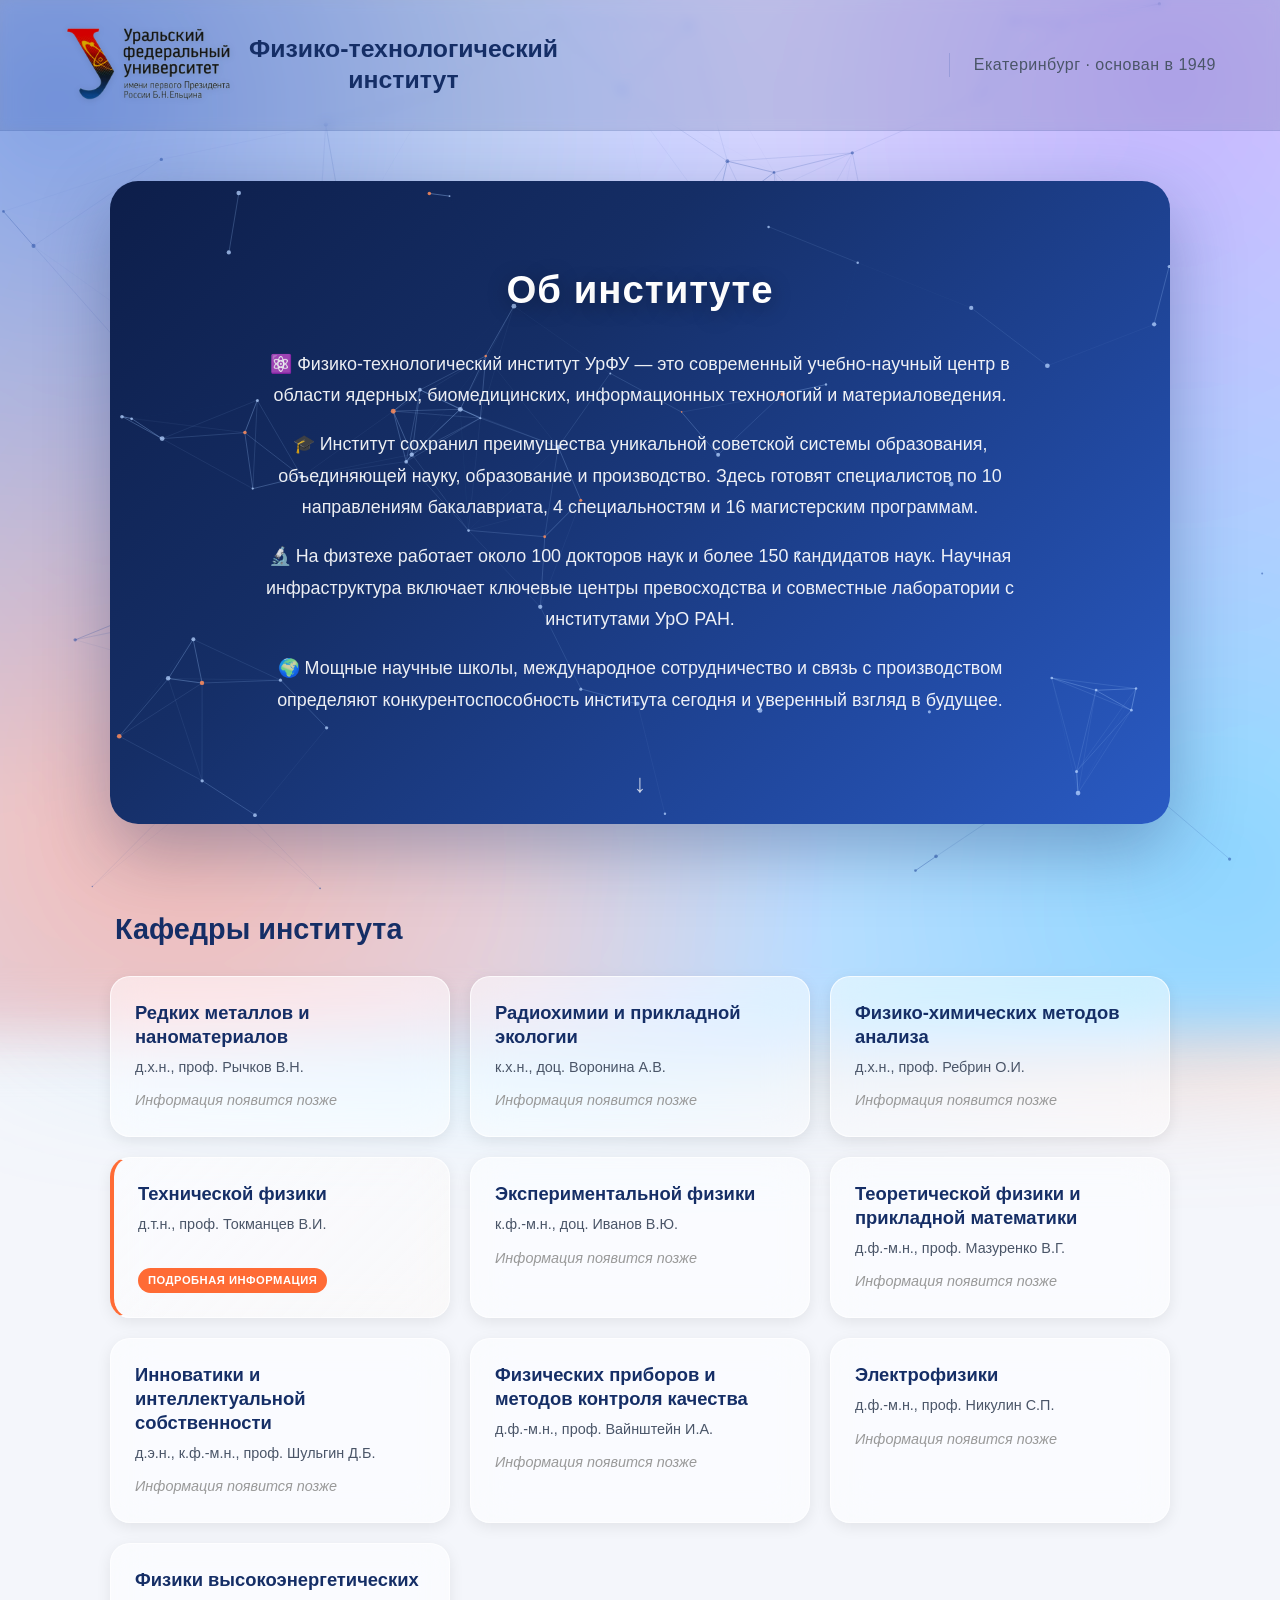
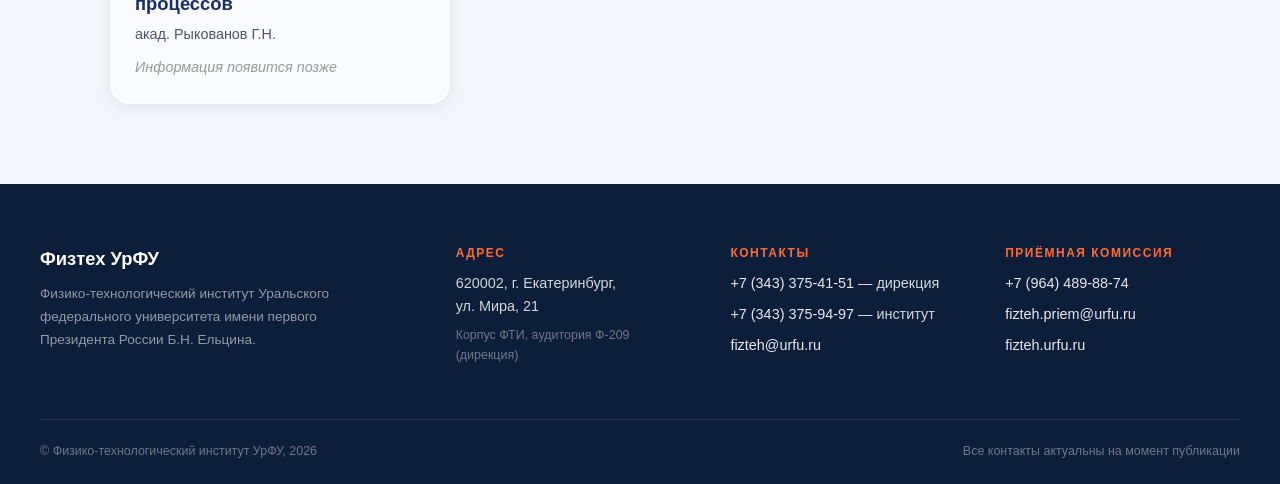
<file: index.html>
<!DOCTYPE html>
<html lang="ru">
<head>
    <meta charset="UTF-8">
    <meta name="viewport" content="width=device-width, initial-scale=1.0">
    <title>Физтех УрФУ — Кафедры</title>
    <link rel="stylesheet" href="style.css">
    <link rel="stylesheet" href="department.css">
</head>
<body class="dept-page-body">

    <!-- Анимированный фон с частицами (физическая сетка) -->
    <canvas class="bg-canvas" id="bg-canvas" aria-hidden="true"></canvas>
    <div class="bg-gradient" aria-hidden="true"></div>

    <!-- Шапка, интегрированная в фон (стеклянная панель) -->
    <header class="main-header">
        <div class="header-inner">
            <a href="index.html" class="header-brand">
                <img src="images/logo.png" alt="Логотип УрФУ" class="urfu-logo">
                <div class="brand-text">
                    <span class="brand-institute">Физико-технологический</span>
                    <span class="brand-institute">институт</span>
                </div>
            </a>
            <div class="header-meta">Екатеринбург · основан в 1949</div>
        </div>
    </header>

    <main class="main-page-content">

        <!-- HERO-БЛОК -->
        <section class="hero-section reveal">
            <canvas class="hero-canvas" id="hero-canvas"></canvas>
            <div class="hero-content">
                <h2 class="hero-title">Об институте</h2>
                <p class="hero-text">⚛️ Физико-технологический институт УрФУ — это современный учебно-научный центр в области ядерных, биомедицинских, информационных технологий и материаловедения.</p>
                <p class="hero-text">🎓 Институт сохранил преимущества уникальной советской системы образования, объединяющей науку, образование и производство. Здесь готовят специалистов по 10 направлениям бакалавриата, 4 специальностям и 16 магистерским программам.</p>
                <p class="hero-text">🔬 На физтехе работает около 100 докторов наук и более 150 кандидатов наук. Научная инфраструктура включает ключевые центры превосходства и совместные лаборатории с институтами УрО РАН.</p>
                <p class="hero-text">🌍 Мощные научные школы, международное сотрудничество и связь с производством определяют конкурентоспособность института сегодня и уверенный взгляд в будущее.</p>
             </div>
            <div class="scroll-hint" aria-hidden="true">↓</div>
        </section>

        <!-- СЕТКА КАФЕДР -->
        <section class="departments-grid-section reveal">
            <h2>Кафедры института</h2>
            <div class="departments-grid"></div>
        </section>

    </main>

    <!-- ПОДВАЛ С КОНТАКТАМИ -->
    <footer class="site-footer">
        <div class="footer-inner">
            <div class="footer-col footer-col--brand">
                <p class="footer-title">Физтех УрФУ</p>
                <p class="footer-desc">Физико-технологический институт Уральского федерального университета имени первого Президента России Б.Н. Ельцина.</p>
            </div>
            <div class="footer-col">
                <p class="footer-heading">Адрес</p>
                <p>620002, г. Екатеринбург,<br>ул. Мира, 21</p>
                <p class="footer-note">Корпус ФТИ, аудитория Ф-209 (дирекция)</p>
            </div>
            <div class="footer-col">
                <p class="footer-heading">Контакты</p>
                <p><a href="tel:+73433754151">+7 (343) 375-41-51</a> — дирекция</p>
                <p><a href="tel:+73433759497">+7 (343) 375-94-97</a> — институт</p>
                <p><a href="mailto:fizteh@urfu.ru">fizteh@urfu.ru</a></p>
            </div>
            <div class="footer-col">
                <p class="footer-heading">Приёмная комиссия</p>
                <p><a href="tel:+79644898874">+7 (964) 489-88-74</a></p>
                <p><a href="mailto:fizteh.priem@urfu.ru">fizteh.priem@urfu.ru</a></p>
                <p><a href="https://fizteh.urfu.ru" target="_blank" rel="noopener">fizteh.urfu.ru</a></p>
            </div>
        </div>
        <div class="footer-bottom">
            <span>© Физико-технологический институт УрФУ, 2026</span>
            <span>Все контакты актуальны на момент публикации</span>
        </div>
    </footer>

    <script>
        // ===== Данные кафедр =====
        const departments = [
            { id: "rare-metals",   name: "Редких металлов и наноматериалов",           head: "д.х.н., проф. Рычков В.Н." },
            { id: "radio-eco",     name: "Радиохимии и прикладной экологии",           head: "к.х.н., доц. Воронина А.В." },
            { id: "phys-chem",     name: "Физико-химических методов анализа",          head: "д.х.н., проф. Ребрин О.И." },
            { id: "tech-physics",  name: "Технической физики",                         head: "д.т.н., проф. Токманцев В.И.", featured: true },
            { id: "exp-physics",   name: "Экспериментальной физики",                   head: "к.ф.-м.н., доц. Иванов В.Ю." },
            { id: "theor-physics", name: "Теоретической физики и прикладной математики", head: "д.ф.-м.н., проф. Мазуренко В.Г." },
            { id: "innovations",   name: "Инноватики и интеллектуальной собственности", head: "д.э.н., к.ф.-м.н., проф. Шульгин Д.Б." },
            { id: "phys-instr",    name: "Физических приборов и методов контроля качества", head: "д.ф.-м.н., проф. Вайнштейн И.А." },
            { id: "electrophys",   name: "Электрофизики",                              head: "д.ф.-м.н., проф. Никулин С.П." },
            { id: "high-energy",   name: "Физики высокоэнергетических процессов",      head: "акад. Рыкованов Г.Н." }
        ];

        const grid = document.querySelector('.departments-grid');
        departments.forEach(dept => {
            const card = document.createElement('a');
            card.className = 'department-card';
            card.href = `department.html?id=${dept.id}`;
            if (dept.featured) card.classList.add('active-department');
            card.innerHTML = `
                <h3>${dept.name}</h3>
                <p class="head">${dept.head}</p>
                ${dept.featured 
                    ? '<span class="badge">Подробная информация</span>' 
                    : '<p class="placeholder-text">Информация появится позже</p>'}
            `;
            grid.appendChild(card);
        });

        // ===== Каскадное появление текста =====
        document.querySelectorAll('.hero-text').forEach(el => {
            const words = el.textContent.trim().split(/\s+/);
            el.innerHTML = words.map((w, i) => 
                `<span class="word" style="transition-delay:${i * 0.035}s">${w}</span>`
            ).join(' ');
        });

        const heroTitle = document.querySelector('.hero-title');
        if (heroTitle) {
            const text = heroTitle.textContent;
            heroTitle.innerHTML = text.split('').map((ch, i) => 
                `<span class="letter" style="transition-delay:${i * 0.05}s">${ch === ' ' ? '&nbsp;' : ch}</span>`
            ).join('');
        }

        const io = new IntersectionObserver((entries) => {
            entries.forEach(e => {
                if (e.isIntersecting) {
                    e.target.classList.add('visible');
                    io.unobserve(e.target);
                }
            });
        }, { threshold: 0.15 });

        document.querySelectorAll('.reveal').forEach(el => io.observe(el));
        requestAnimationFrame(() => {
            setTimeout(() => document.querySelector('.hero-section')?.classList.add('visible'), 150);
        });

        // ===== Canvas hero (внутри блока) =====
        (function initHeroCanvas() {
            const canvas = document.getElementById('hero-canvas');
            if (!canvas) return;
            const ctx = canvas.getContext('2d');
            let W = 0, H = 0, particles = [];
            const CONNECT_DIST = 130;

            function resize() {
                const rect = canvas.getBoundingClientRect();
                W = canvas.width = rect.width;
                H = canvas.height = rect.height;
            }

            class Particle {
                constructor() { this.reset(); }
                reset() {
                    this.x = Math.random() * W;
                    this.y = Math.random() * H;
                    this.vx = (Math.random() - 0.5) * 0.5;
                    this.vy = (Math.random() - 0.5) * 0.5;
                    this.r = Math.random() * 1.8 + 0.8;
                    this.accent = Math.random() > 0.85;
                }
                update() {
                    this.x += this.vx;
                    this.y += this.vy;
                    if (this.x < 0 || this.x > W) { this.vx *= -1; this.x = Math.max(0, Math.min(W, this.x)); }
                    if (this.y < 0 || this.y > H) { this.vy *= -1; this.y = Math.max(0, Math.min(H, this.y)); }
                }
                draw() {
                    ctx.beginPath();
                    ctx.arc(this.x, this.y, this.r, 0, Math.PI * 2);
                    ctx.fillStyle = this.accent ? 'rgba(255, 140, 90, 0.85)' : 'rgba(180, 210, 255, 0.75)';
                    ctx.fill();
                }
            }

            function init() {
                resize();
                particles = [];
                const count = Math.min(80, Math.max(30, Math.floor(W * H / 12000)));
                for (let i = 0; i < count; i++) particles.push(new Particle());
            }

            function animate() {
                ctx.clearRect(0, 0, W, H);
                for (let i = 0; i < particles.length; i++) {
                    for (let j = i + 1; j < particles.length; j++) {
                        const dx = particles[i].x - particles[j].x;
                        const dy = particles[i].y - particles[j].y;
                        const dist = Math.sqrt(dx * dx + dy * dy);
                        if (dist < CONNECT_DIST) {
                            const alpha = (1 - dist / CONNECT_DIST) * 0.45;
                            ctx.beginPath();
                            ctx.moveTo(particles[i].x, particles[i].y);
                            ctx.lineTo(particles[j].x, particles[j].y);
                            ctx.strokeStyle = `rgba(160, 200, 255, ${alpha})`;
                            ctx.lineWidth = 1;
                            ctx.stroke();
                        }
                    }
                }
                particles.forEach(p => { p.update(); p.draw(); });
                requestAnimationFrame(animate);
            }

            init();
            animate();
            window.addEventListener('resize', init);
        })();

        // ===== Canvas фоновой сетки (на всю страницу) =====
        (function initBgCanvas() {
            const canvas = document.getElementById('bg-canvas');
            if (!canvas) return;
            const ctx = canvas.getContext('2d');
            let W = 0, H = 0, pts = [];
            const DIST = 180;

            function resize() {
                W = canvas.width = window.innerWidth;
                H = canvas.height = window.innerHeight;
            }

            class Dot {
                constructor() {
                    this.x = Math.random() * W;
                    this.y = Math.random() * H;
                    this.vx = (Math.random() - 0.5) * 0.35;
                    this.vy = (Math.random() - 0.5) * 0.35;
                    this.r = Math.random() * 1.6 + 0.6;
                }
                step() {
                    this.x += this.vx;
                    this.y += this.vy;
                    if (this.x < 0 || this.x > W) this.vx *= -1;
                    if (this.y < 0 || this.y > H) this.vy *= -1;
                    this.x = Math.max(0, Math.min(W, this.x));
                    this.y = Math.max(0, Math.min(H, this.y));
                }
            }

            function init() {
                resize();
                pts = [];
                const count = Math.min(90, Math.floor(W * H / 20000));
                for (let i = 0; i < count; i++) pts.push(new Dot());
            }

            function loop() {
                ctx.clearRect(0, 0, W, H);

                for (let i = 0; i < pts.length; i++) {
                    for (let j = i + 1; j < pts.length; j++) {
                        const dx = pts[i].x - pts[j].x;
                        const dy = pts[i].y - pts[j].y;
                        const d = Math.sqrt(dx * dx + dy * dy);
                        if (d < DIST) {
                            const a = (1 - d / DIST) * 0.35;   /* было 0.12 */
                            ctx.beginPath();
                            ctx.moveTo(pts[i].x, pts[i].y);
                            ctx.lineTo(pts[j].x, pts[j].y);
                            ctx.strokeStyle = `rgba(33, 73, 161, ${a})`;
                            ctx.lineWidth = 1;
                            ctx.stroke();
                        }
                    }
                }

                pts.forEach(p => {
                    ctx.beginPath();
                    ctx.arc(p.x, p.y, p.r, 0, Math.PI * 2);
                    ctx.fillStyle = 'rgba(33, 73, 161, 0.5)';   /* было 0.25 */
                    ctx.fill();
                    p.step();
                });

                requestAnimationFrame(loop);
            }

            init();
            loop();
            window.addEventListener('resize', init);
        })();
    </script>

</body>
</html>
</file>
<file: style.css>
/* Базовые настройки */
:root {
    --urfu-blue: #2149A1;
    --urfu-dark-blue: #152e66;
    --urfu-light-blue: #e8edf7;
    --urfu-accent: #ff6b35; /* Тёплый акцент для деталей */
    --text-dark: #1a1a2e;
    --text-muted: #555;
    --card-bg: #ffffff;
    --shadow: 0 4px 15px rgba(0, 0, 0, 0.08);
}

* {
    box-sizing: border-box;
}

body {
    font-family: 'Segoe UI', Tahoma, Geneva, Verdana, sans-serif;
    background-color: #f0f2f8;
    color: var(--text-dark);
    margin: 0;
    padding: 0;
    line-height: 1.5;
}

/* ===== ШАПКА С ДИЗАЙНОМ ===== */
.site-header {
    position: relative;
    background: linear-gradient(135deg, var(--urfu-dark-blue) 0%, var(--urfu-blue) 70%, #2a5bc4 100%);
    color: white;
    padding: 50px 20px 45px;
    overflow: hidden; /* Скрываем всё, что выходит за границы */
    text-align: center;
    box-shadow: 0 4px 20px rgba(0, 0, 0, 0.2);
}

/* Контейнер для орбит */
.header-orbits {
    position: absolute;
    top: 50%;
    left: 50%;
    transform: translate(-50%, -50%);
    width: 500px;
    height: 500px;
    pointer-events: none; /* Не мешает кликам */
    opacity: 0.25;
}

/* Сами орбиты (эллипсы) */
.orbit {
    position: absolute;
    top: 50%;
    left: 50%;
    border: 2px solid rgba(255, 255, 255, 0.6);
    border-radius: 50%;
    transform: translate(-50%, -50%);
}

.orbit-1 {
    width: 300px;
    height: 120px;
    transform: translate(-50%, -50%) rotate(0deg);
    animation: spin 20s linear infinite;
}

.orbit-2 {
    width: 300px;
    height: 120px;
    transform: translate(-50%, -50%) rotate(60deg);
    animation: spin 25s linear infinite reverse;
}

.orbit-3 {
    width: 300px;
    height: 120px;
    transform: translate(-50%, -50%) rotate(120deg);
    animation: spin 30s linear infinite;
}

/* Ядро атома по центру */
.nucleus {
    position: absolute;
    top: 50%;
    left: 50%;
    width: 14px;
    height: 14px;
    background-color: var(--urfu-accent);
    border-radius: 50%;
    transform: translate(-50%, -50%);
    box-shadow: 0 0 15px 4px rgba(255, 107, 53, 0.6);
}

@keyframes spin {
    from { transform: translate(-50%, -50%) rotate(0deg); }
    to { transform: translate(-50%, -50%) rotate(360deg); }
}

/* Контент шапки поверх орбит */
.header-content {
    position: relative;
    z-index: 2;
}

.header-subtitle {
    text-transform: uppercase;
    letter-spacing: 3px;
    font-size: 0.85rem;
    opacity: 0.8;
    margin: 0 0 10px 0;
}

.site-header h1 {
    margin: 0;
    font-size: 2.4rem;
    font-weight: 700;
    line-height: 1.2;
    text-shadow: 0 2px 10px rgba(0, 0, 0, 0.3);
}

.header-description {
    margin: 15px 0 0 0;
    font-size: 1.1rem;
    opacity: 0.9;
}

/* ===== СПИСОК КАФЕДР ===== */
.department-list {
    display: flex;
    flex-direction: column;
    gap: 16px;
    max-width: 860px;
    margin: 40px auto 60px;
    padding: 0 20px;
}

/* Карточка кафедры (теперь это ссылка <a>) */
.department-card {
    display: block;
    text-decoration: none;
    color: inherit;
    background-color: var(--card-bg);
    padding: 22px 26px;
    border-radius: 12px;
    box-shadow: var(--shadow);
    border-left: 5px solid var(--urfu-blue);
    transition: transform 0.2s ease, box-shadow 0.2s ease, border-color 0.2s ease;
}

.department-card:hover {
    transform: translateY(-4px);
    box-shadow: 0 10px 25px rgba(0, 0, 0, 0.12);
    border-left-color: var(--urfu-accent);
}

.card-header {
    display: flex;
    justify-content: space-between;
    align-items: flex-start;
    gap: 15px;
    flex-wrap: wrap;
    margin-bottom: 8px;
}

.department-card h2 {
    margin: 0;
    font-size: 1.25rem;
    color: var(--urfu-dark-blue);
    line-height: 1.3;
}

.head {
    margin: 0 0 10px 0;
    font-size: 0.95rem;
    color: var(--text-muted);
}

/* Текст-заглушка */
.placeholder-text {
    margin: 0;
    font-size: 0.9rem;
    color: #999;
    font-style: italic;
}

/* Активная кафедра (Техническая физика) */
.active-department {
    border-left-color: var(--urfu-accent);
    background: linear-gradient(to right, #fffdfa, #ffffff);
}

.badge {
    background-color: var(--urfu-accent);
    color: white;
    font-size: 0.7rem;
    font-weight: 600;
    padding: 4px 10px;
    border-radius: 20px;
    text-transform: uppercase;
    letter-spacing: 0.5px;
    white-space: nowrap;
}

.hint {
    margin: 5px 0 0 0;
    font-size: 0.85rem;
    color: var(--urfu-blue);
    font-weight: 500;
}

/* Адаптивность для мобильных */
@media (max-width: 600px) {
    .site-header h1 {
        font-size: 1.6rem;
    }
    .header-orbits {
        width: 350px;
        height: 350px;
    }
    .orbit {
        width: 220px;
        height: 90px;
    }
    .department-card {
        padding: 18px;
    }
    .card-header {
        flex-direction: column;
        gap: 8px;
    }
}

/* ===== Стили для главной страницы ===== */

.main-header {
    padding: 40px 20px;
    text-align: center;
}

.urfu-logo {
    max-height: 70px;
    width: auto;
    margin-bottom: 15px;
    display: inline-block;
    /* Если логотип тёмный на прозрачном фоне — можно добавить лёгкую тень */
    filter: drop-shadow(0 2px 6px rgba(0,0,0,0.1));
}

.main-page-content {
    max-width: 1100px;
    margin: 0 auto 80px;
    padding: 0 20px;
    position: relative;
    z-index: 1;
}

.intro-section {
    padding: 35px 40px;
    margin-bottom: 40px;
    /* Наследует glass-card */
}

.intro-section h2 {
    margin-top: 0;
    color: var(--urfu-dark-blue);
    font-size: 1.8rem;
}

.intro-section p {
    font-size: 1.05rem;
    line-height: 1.7;
    color: var(--text-dark);
    margin-bottom: 15px;
}

.departments-grid-section h2 {
    color: var(--urfu-dark-blue);
    font-size: 1.8rem;
    margin-bottom: 25px;
    padding-left: 5px;
}

.departments-grid {
    display: grid;
    grid-template-columns: repeat(auto-fill, minmax(300px, 1fr));
    gap: 20px;
}

/* Карточка-ссылка на главной (отличается от старой .department-card) */
.departments-grid .department-card {
    display: flex;
    flex-direction: column;
    padding: 24px;
    background: var(--glass-bg);
    backdrop-filter: var(--glass-blur);
    -webkit-backdrop-filter: var(--glass-blur);
    border: 1px solid var(--glass-border);
    border-radius: 20px;
    text-decoration: none;
    color: inherit;
    transition: transform 0.25s ease, box-shadow 0.25s ease, border-color 0.25s ease;
    position: relative;
    overflow: hidden;
}

.departments-grid .department-card:hover {
    transform: translateY(-5px);
    box-shadow: 0 12px 30px rgba(31, 38, 135, 0.15);
    border-color: rgba(33, 73, 161, 0.3);
}

.departments-grid .department-card h3 {
    margin: 0 0 8px 0;
    font-size: 1.15rem;
    color: var(--urfu-dark-blue);
    line-height: 1.3;
}

.departments-grid .department-card .head {
    margin: 0 0 12px 0;
    font-size: 0.9rem;
    color: var(--text-muted);
}

.departments-grid .department-card .badge {
    margin-top: auto;
    align-self: flex-start;
}

/* Активная карточка (Техническая физика) */
.departments-grid .department-card.active-department {
    border-left: 4px solid var(--urfu-accent);
    background: linear-gradient(135deg, rgba(255,255,255,0.6), rgba(255,250,245,0.5));
}

/* Адаптивность для мобильных */
@media (max-width: 600px) {
    .intro-section {
        padding: 25px 20px;
    }
    .departments-grid {
        grid-template-columns: 1fr;
    }
    .main-header h1 {
        font-size: 1.5rem;
    }
}
</file>
<file: department.css>
/* ===== Переменные и базовые настройки ===== */
:root {
    --urfu-blue: #2149A1;
    --urfu-dark-blue: #152e66;
    --urfu-accent: #ff6b35;
    --text-dark: #1a1a2e;
    --text-muted: #4a5568;
    --glass-bg: rgba(255, 255, 255, 0.55);
    --glass-border: rgba(255, 255, 255, 0.7);
    --glass-blur: blur(20px) saturate(160%);
}

* { box-sizing: border-box; }

/* Убираем непрозрачный фон у body — он нужен только как fallback */
.dept-page-body {
    background: #dde6f5;          /* заметный голубоватый, точно не белый */
    position: relative;
    isolation: isolate;           /* создаёт стек-контекст, чтобы z-index работал предсказуемо */
}

/* Aurora-фон как псевдоэлемент body — он точно окажется НАД background-color */
.dept-page-body::before {
    content: "";
    position: fixed;
    inset: -20%;
    z-index: 0;                  /* выше фона body, но ниже контента */
    background:
        radial-gradient(circle at 20% 30%, rgba(33, 73, 161, 0.45) 0%, transparent 45%),
        radial-gradient(circle at 80% 70%, rgba(255, 107, 53, 0.35) 0%, transparent 45%),
        radial-gradient(circle at 50% 90%, rgba(80, 200, 255, 0.35) 0%, transparent 50%),
        radial-gradient(circle at 90% 10%, rgba(150, 100, 255, 0.3) 0%, transparent 40%);
    animation: aurora-drift 18s ease-in-out infinite alternate;
    filter: blur(60px);
    pointer-events: none;
}

/* Весь контент должен быть выше aurora */
.dept-page-body > header,
.dept-page-body > .top-nav-wrap,
.dept-page-body > .dept-layout {
    position: relative;
    z-index: 1;
}

/* А сам div .aurora-bg из HTML больше не нужен — можно оставить, он не помешает,
   но лучше скрыть, чтобы не тратить ресурсы: */
.aurora-bg { display: none; }

@keyframes aurora-drift {
    0% { transform: scale(1) translate(0, 0); }
    50% { transform: scale(1.1) translate(-2%, 2%); }
    100% { transform: scale(1) translate(2%, -1%); }
}

/* ===== 2. Стеклянные карточки (Glassmorphism) ===== */
.glass-card {
    background: var(--glass-bg);
    backdrop-filter: var(--glass-blur);
    -webkit-backdrop-filter: var(--glass-blur);
    border: 1px solid var(--glass-border);
    border-radius: 24px;
    box-shadow: 0 8px 32px rgba(31, 38, 135, 0.08);
}

/* ===== 3. Анимированная обводка для фото ===== */
@property --border-angle {
    syntax: '<angle>';
    initial-value: 0deg;
    inherits: false;
}

.image-frame {
    position: relative;
    display: inline-block;
    border-radius: 20px;
    padding: 4px; /* толщина обводки */
    background: conic-gradient(
        from var(--border-angle),
        transparent 0%,
        var(--urfu-accent) 20%,
        var(--urfu-blue) 40%,
        transparent 60%
    );
    animation: rotate-border 4s linear infinite;
}

@keyframes rotate-border {
    to { --border-angle: 360deg; }
}

.image-frame .dept-image {
    display: block;
    width: 100%;
    height: 100%;
    object-fit: cover;
    border-radius: 16px; /* внутреннее скругление */
    background: #fff;
}

.text-wrap-image {
    float: right;
    width: 280px;
    height: 200px;
    margin: 8px 0 20px 30px; /* было 0 0 20px 30px */
}
.full-width-image {
    width: 100%;
    height: 300px;
    margin: 30px 0;
}

/* ===== 4. Анимация появления текста по словам ===== */
.word {
    display: inline-block;
    opacity: 0;
    transform: translateY(20px);
    transition: opacity 0.5s ease, transform 0.5s ease;
}

.reveal.visible .word {
    opacity: 1;
    transform: translateY(0);
}

/* Задержка для каскадного эффекта (задается через JS) */
.word:nth-child(1) { transition-delay: 0s; }
.word:nth-child(2) { transition-delay: 0.05s; }
/* ... остальные задержки генерируются в JS */

/* ===== Остальные стили (шапка, сайдбар, сетка) ===== */
.site-header--compact { padding: 30px 20px; text-align: center; background: rgba(255,255,255,0.3); backdrop-filter: blur(10px); }
.site-header--compact h1 { font-size: 1.8rem; margin: 0; color: var(--urfu-dark-blue); }
.header-subtitle { text-transform: uppercase; letter-spacing: 2px; font-size: 0.8rem; color: var(--urfu-blue); margin-bottom: 5px; }

.top-nav-wrap { max-width: 1200px; margin: 20px auto 0; padding: 0 20px; }
.back-button { display: inline-flex; align-items: center; gap: 10px; padding: 10px 22px; background: white; color: var(--urfu-dark-blue); text-decoration: none; font-weight: 600; border-radius: 50px; box-shadow: 0 2px 10px rgba(0,0,0,0.05); transition: all 0.25s; }
.back-button:hover { background: var(--urfu-blue); color: white; transform: translateX(-4px); }

.dept-layout { display: flex; max-width: 1200px; margin: 30px auto 80px; padding: 0 20px; gap: 40px; align-items: flex-start; }
.dept-sidebar { flex: 0 0 200px; position: sticky; top: 30px; }
.sidebar-nav { display: flex; flex-direction: column; gap: 5px; }
.sidebar-link { padding: 10px 16px; color: var(--text-muted); text-decoration: none; border-radius: 12px; border-left: 3px solid transparent; transition: all 0.2s; }
.sidebar-link:hover { background: rgba(255,255,255,0.5); }
.sidebar-link.active { background: rgba(255,255,255,0.8); color: var(--urfu-blue); border-left-color: var(--urfu-blue); font-weight: 600; }

.dept-main-content { flex: 1; min-width: 0; }
.dept-title-block h2 { font-size: 2.2rem; color: var(--urfu-dark-blue); margin: 0 0 10px; }
.dept-subtitle { font-size: 1.1rem; color: var(--text-muted); margin-bottom: 30px; }

.content-section {
    padding: 32px 32px 36px;   /* чуть больше воздуха, особенно снизу */
    margin-bottom: 30px;
    scroll-margin-top: 30px;
    overflow: hidden;          /* ← ключевая строка: секция теперь оборачивает float */
}
.content-section h3 { font-size: 1.5rem; color: var(--urfu-dark-blue); margin: 0 0 20px; padding-bottom: 10px; border-bottom: 1px solid rgba(33,73,161,0.2); }
.content-section p { margin-bottom: 18px; }

.science-grid { display: grid; grid-template-columns: repeat(auto-fit, minmax(220px, 1fr)); gap: 20px; margin: 25px 0; }
.science-card { padding: 20px; border-radius: 16px; }
.science-card h4 { margin: 0 0 10px; color: var(--urfu-dark-blue); }

/* Адаптивность */
@media (max-width: 900px) {
    .dept-layout { flex-direction: column; }
    .dept-sidebar { position: static; width: 100%; }
    .sidebar-nav { flex-direction: row; flex-wrap: wrap; }
    .text-wrap-image { float: none; width: 100%; margin: 0 0 20px 0; }
}

/* ============================================ */
/* ===== ГЛАВНАЯ: HERO-БЛОК С CANVAS ===== */
/* ============================================ */

.main-page-content {
    margin-top: 50px; /* больше воздуха от шапки */
}

.hero-section {
    position: relative;
    overflow: hidden;
    border-radius: 28px;
    padding: 80px 40px 90px;
    margin: 0 0 60px 0;
    background: linear-gradient(135deg, #0d1e4a 0%, #152e66 35%, #2149A1 75%, #2a5bc4 100%);
    color: white;
    min-height: 480px;
    box-shadow: 0 25px 70px rgba(21, 46, 102, 0.35);
    display: flex;
    align-items: center;
    justify-content: center;
}

.hero-canvas {
    position: absolute;
    inset: 0;
    width: 100%;
    height: 100%;
    pointer-events: none;
    z-index: 1;
}

.hero-content {
    position: relative;
    z-index: 2;
    max-width: 760px;
    margin: 0 auto;
    text-align: center;
}

.hero-title {
    color: white;
    font-size: 2.4rem;
    font-weight: 700;
    margin: 0 0 30px 0;
    letter-spacing: 1px;
    text-shadow: 0 4px 20px rgba(0, 0, 0, 0.35);
}

.hero-text {
    font-size: 1.12rem;
    line-height: 1.75;
    color: rgba(255, 255, 255, 0.92);
    margin: 0 0 18px 0;
}

/* Появление по буквам (заголовок) */
.letter {
    display: inline-block;
    opacity: 0;
    transform: translateY(-15px);
    transition: opacity 0.5s ease, transform 0.5s ease;
}

.reveal.visible .letter {
    opacity: 1;
    transform: translateY(0);
}

/* Появление по словам (текст) */
.hero-text .word {
    display: inline-block;
    opacity: 0;
    transform: translateY(15px);
    transition: opacity 0.55s ease, transform 0.55s ease;
    color: inherit;
}

.reveal.visible .hero-text .word {
    opacity: 1;
    transform: translateY(0);
}

/* Индикатор скролла */
.scroll-hint {
    position: absolute;
    bottom: 22px;
    left: 50%;
    transform: translateX(-50%);
    color: rgba(255, 255, 255, 0.75);
    font-size: 1.6rem;
    z-index: 3;
    animation: scroll-bounce 2s ease-in-out infinite;
    pointer-events: none;
}

@keyframes scroll-bounce {
    0%, 100% { transform: translateX(-50%) translateY(0); opacity: 0.75; }
    50% { transform: translateX(-50%) translateY(10px); opacity: 1; }
}

/* ============================================ */
/* ===== ГЛАВНАЯ: СИЛЬНЫЙ HOVER НА КАРТОЧКАХ ===== */
/* ============================================ */

/* Переопределяем hover (идёт позже — побеждает) */
.departments-grid .department-card {
    position: relative;
    overflow: hidden;
    transition: transform 0.45s cubic-bezier(0.2, 0.8, 0.2, 1),
                box-shadow 0.45s ease,
                border-color 0.45s ease,
                background 0.45s ease;
    will-change: transform;
}

.departments-grid .department-card:hover {
    transform: translateY(-12px) scale(1.025);
    box-shadow: 
        0 22px 50px rgba(33, 73, 161, 0.35),
        0 0 40px rgba(255, 107, 53, 0.18);
    border-color: rgba(33, 73, 161, 0.55);
    background: linear-gradient(135deg, rgba(255, 255, 255, 0.85), rgba(232, 237, 247, 0.75));
}

/* Пробегающий блик */
.departments-grid .department-card::before {
    content: "";
    position: absolute;
    top: 0;
    left: -120%;
    width: 80%;
    height: 100%;
    background: linear-gradient(100deg,
        transparent 0%,
        rgba(255, 255, 255, 0.45) 50%,
        transparent 100%);
    transform: skewX(-20deg);
    transition: left 0.7s cubic-bezier(0.4, 0, 0.2, 1);
    pointer-events: none;
    z-index: 1;
}

.departments-grid .department-card:hover::before {
    left: 120%;
}

/* Стрелка, появляющаяся на hover */
.departments-grid .department-card::after {
    content: "→";
    position: absolute;
    bottom: 18px;
    right: 22px;
    font-size: 1.4rem;
    font-weight: 600;
    color: var(--urfu-blue);
    opacity: 0;
    transform: translateX(-12px);
    transition: opacity 0.35s ease, transform 0.35s ease;
    z-index: 2;
}

.departments-grid .department-card:hover::after {
    opacity: 1;
    transform: translateX(0);
}

/* Небольшой сдвиг заголовка при hover */
.departments-grid .department-card h3 {
    transition: transform 0.4s ease, color 0.4s ease;
}

.departments-grid .department-card:hover h3 {
    transform: translateX(4px);
    color: var(--urfu-blue);
}

/* Бейдж и подписи — на переднем плане */
.departments-grid .department-card .badge,
.departments-grid .department-card .head,
.departments-grid .department-card .placeholder-text {
    position: relative;
    z-index: 2;
}

/* ============================================ */
/* ===== ПУЛЬСИРУЮЩЕЕ ПОДЧЁРКИВАНИЕ У ЗАГОЛОВКА ===== */
/* ============================================ */

.departments-grid-section h2 {
    position: relative;
    display: inline-block;
}

.departments-grid-section h2::after {
    content: "";
    position: absolute;
    bottom: -10px;
    left: 0;
    height: 3px;
    border-radius: 2px;
    background: linear-gradient(90deg, var(--urfu-blue), var(--urfu-accent));
    animation: underline-pulse 3.5s ease-in-out infinite;
}

@keyframes underline-pulse {
    0%, 100% { width: 80px; opacity: 0.8; }
    50%      { width: 140px; opacity: 1; }
}

/* Адаптивность hero */
@media (max-width: 700px) {
    .hero-section {
        padding: 55px 22px 70px;
        min-height: 380px;
        border-radius: 20px;
    }
    .hero-title {
        font-size: 1.8rem;
        margin-bottom: 22px;
    }
    .hero-text {
        font-size: 1rem;
    }
    .departments-grid .department-card:hover {
        transform: translateY(-6px) scale(1.01);
    }
}

/* ============================================ */
/* ===== НОВЫЙ ФОН: АНИМИРОВАННАЯ СЕТКА ===== */
/* ============================================ */

.dept-page-body {
    background: #f4f6fb;
}

/* Фоновая canvas-сетка на всю страницу */
.bg-canvas {
    position: fixed;
    inset: 0;
    width: 100%;
    height: 100%;
    z-index: 1;                   /* выше градиента */
    pointer-events: none;
    opacity: 1;                   /* было 0.6 */
}

/* Мягкий градиентный слой поверх canvas, но под контентом */
.bg-gradient {
    position: fixed;
    inset: -15%;                  /* вылезаем за края, чтобы при размытии не было видно границ */
    z-index: 0;
    pointer-events: none;
    background:
        radial-gradient(circle at 15% 20%, rgba(33, 73, 161, 0.45) 0%, transparent 42%),
        radial-gradient(circle at 82% 18%, rgba(130, 90, 255, 0.35) 0%, transparent 42%),
        radial-gradient(circle at 22% 82%, rgba(255, 100, 50, 0.30) 0%, transparent 42%),
        radial-gradient(circle at 85% 85%, rgba(60, 180, 255, 0.38) 0%, transparent 42%),
        linear-gradient(180deg, #e8edf9 0%, #d9e3f5 100%);
    animation: meshFloat 28s ease-in-out infinite alternate;
    filter: blur(28px) saturate(140%);
}

@keyframes meshFloat {
    0%   { transform: scale(1.02) translate(0, 0)      rotate(0deg);   }
    50%  { transform: scale(1.12) translate(-2%, 2%)   rotate(3deg);   }
    100% { transform: scale(1.06) translate(2%, -1%)   rotate(-2deg);  }
}

/* Контент выше фона */
.main-header,
.main-page-content,
.site-footer {
    position: relative;
    z-index: 2;
}

/* Скрываем старый aurora-блок, если он остался в HTML */
.aurora-bg { display: none; }

/* ============================================ */
/* ===== НОВАЯ ШАПКА (ИНТЕГРИРОВАНА В ФОН) ===== */
/* ============================================ */

.main-header {
    background: rgba(13, 30, 74, 0.13);
    backdrop-filter: blur(6px) saturate(115%);
    -webkit-backdrop-filter: blur(6px) saturate(115%);
    border-bottom: 1px solid rgba(33, 73, 161, 0.10);
    box-shadow: none;
    padding: 0;
    position: sticky;
    top: 0;
    z-index: 50;
}

.header-inner {
    max-width: 1200px;
    margin: 0 auto;
    padding: 10px 24px;      /* было 20px */
    display: flex;
    align-items: center;
    justify-content: space-between;
    gap: 24px;
    min-height: 110px;       /* задаёт высоту затемнённой полосы */
}

.header-brand {
    display: flex;
    align-items: center;
    gap: 16px;
    text-decoration: none;
    color: inherit;
}

.urfu-logo {
    max-height: 95px;
    width: auto;
    display: block;
    filter: drop-shadow(0 1px 3px rgba(0, 0, 0, 0.10));
    background: none;      /* на всякий случай */
    border: none;
}
.brand-text {
    display: flex;
    flex-direction: column;
    line-height: 1.2;
    gap: 2px;
}
.brand-institute {
    font-size: 1.55rem;
    font-weight: 600;
    color: var(--urfu-dark-blue);
    line-height: 1.15;
    display: block;
}

.header-meta {
    font-size: 1rem;
    color: var(--text-muted);
    letter-spacing: 0.5px;
    white-space: nowrap;
    border-left: 1px solid rgba(33, 73, 161, 0.18);
    padding-left: 24px;
}

/* Компенсируем sticky-шапку при скролле к якорям */
html { scroll-padding-top: 90px; }

/* ============================================ */
/* ===== ПОДВАЛ (ФУТЕР) ===== */
/* ============================================ */

.site-footer {
    background: #0d1e3a;
    color: rgba(255, 255, 255, 0.82);
    margin-top: 80px;
    padding: 60px 24px 0;
    font-size: 0.9rem;
    line-height: 1.6;
}

.footer-inner {
    max-width: 1200px;
    margin: 0 auto;
    display: grid;
    grid-template-columns: 1.6fr 1fr 1fr 1fr;
    gap: 40px;
    padding-bottom: 45px;
}

.footer-title {
    font-size: 1.15rem;
    font-weight: 700;
    color: #fff;
    margin: 0 0 10px 0;
}

.footer-desc {
    margin: 0;
    color: rgba(255, 255, 255, 0.55);
    font-size: 0.85rem;
    line-height: 1.7;
    max-width: 320px;
}

.footer-heading {
    font-size: 0.75rem;
    font-weight: 700;
    letter-spacing: 1.5px;
    text-transform: uppercase;
    color: var(--urfu-accent);
    margin: 0 0 14px 0;
}

.footer-col p {
    margin: 0 0 8px 0;
}

.footer-col a {
    color: rgba(255, 255, 255, 0.9);
    text-decoration: none;
    transition: color 0.2s;
    border-bottom: 1px solid transparent;
}

.footer-col a:hover {
    color: var(--urfu-accent);
    border-bottom-color: var(--urfu-accent);
}

.footer-note {
    font-size: 0.78rem;
    color: rgba(255, 255, 255, 0.4);
    margin-top: 6px !important;
}

.footer-bottom {
    max-width: 1200px;
    margin: 0 auto;
    padding: 22px 0;
    border-top: 1px solid rgba(255, 255, 255, 0.1);
    display: flex;
    justify-content: space-between;
    flex-wrap: wrap;
    gap: 12px;
    font-size: 0.78rem;
    color: rgba(255, 255, 255, 0.4);
}

/* ============================================ */
/* ===== АДАПТИВНОСТЬ ДЛЯ НОВЫХ БЛОКОВ ===== */
/* ============================================ */

@media (max-width: 900px) {
    .footer-inner {
        grid-template-columns: 1fr 1fr;
        gap: 30px;
    }
}

@media (max-width: 600px) {
    .brand-institute {
        font-size: 1.0rem;
        white-space: normal;
    }
}
</file>
